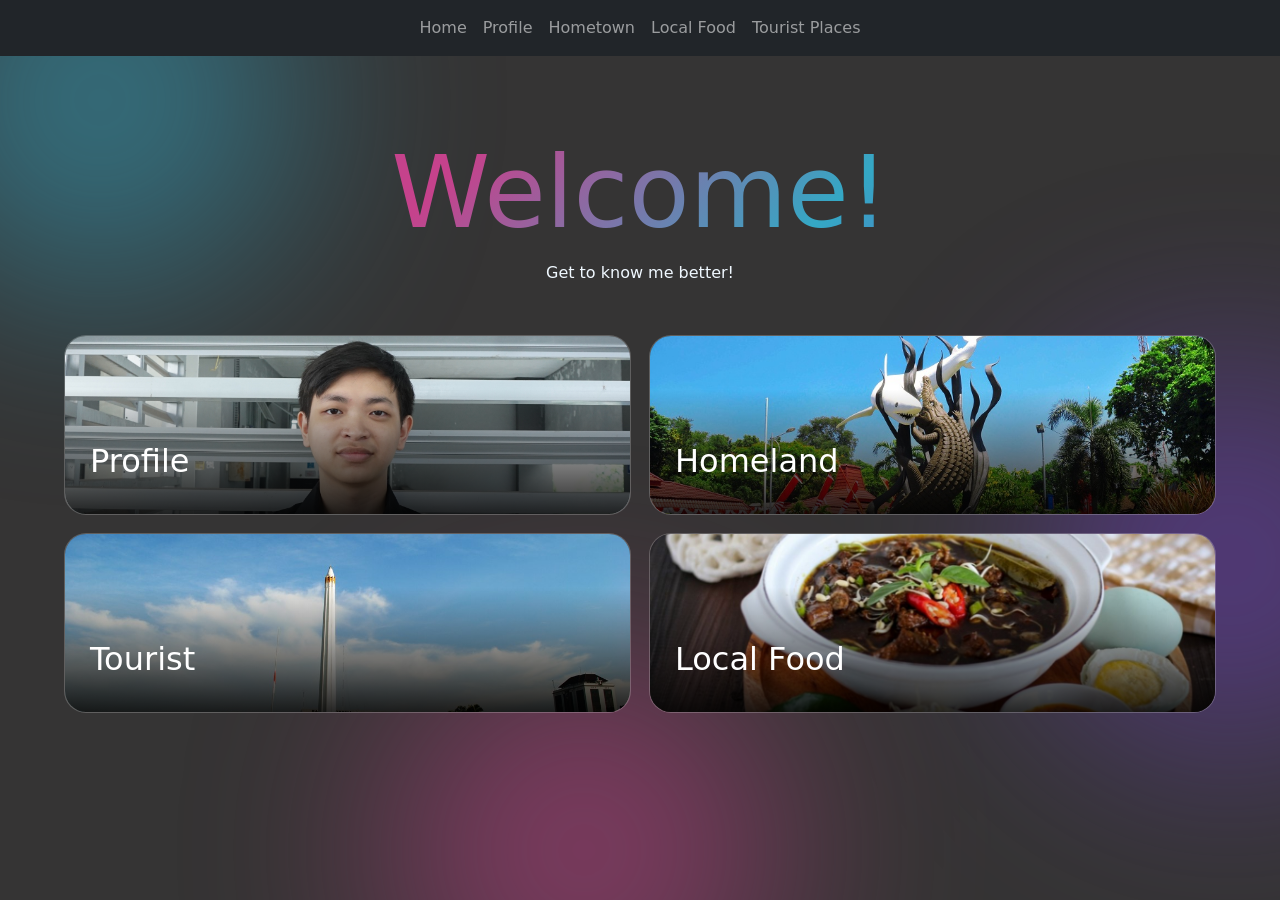
<file: index.html>
<!DOCTYPE html>
<html lang="en">
<head>
    <meta charset="UTF-8">
    <meta name="viewport" content="width=device-width, initial-scale=1.0">
    <title>Home</title>

    <link href="https://cdn.jsdelivr.net/npm/bootstrap@5.3.8/dist/css/bootstrap.min.css" rel="stylesheet">
    <link rel="stylesheet" href="/css/style.css">
</head>

<body>
    <div class="background">
        <div class="blob blob-1"></div>
        <div class="blob blob-2"></div>
        <div class="blob blob-3"></div>
    </div>
    <nav class="navbar navbar-expand-lg bg-dark navbar-dark">
        <div class="container justify-content-center">
            <div class="navbar-nav">
                <!-- Navigasi Menu Atas -->
                <a class="nav-link" href="/quiz1">Home</a>
                <a class="nav-link" href="/quiz1/profile">Profile</a>
                <a class="nav-link" href="/quiz1/hometown">Hometown</a>
                <a class="nav-link"href="/quiz1/food">Local Food</a>
                <a class="nav-link" href="/quiz1/tourist">Tourist Places</a>
            </div>
        </div>
    </nav>
    <main class="content">
        <div class="container text-center">
            <h1 class="welcome">Welcome!</h1>
            <p class="subtitle">
                Get to know me better!
            </p>
        </div>

        <div class="homepage-container">

            <a href="/quiz1/profile" class="homepage-card homepage-profile">
                <img src="/images/profile.jpg" alt="Profile">
                <div class="homepage-overlay">
                    <h2>Profile</h2>
                </div>
            </a>

            <a href="/quiz1/hometown" class="homepage-card homepage-homeland">
                <img src="/images/surabaya-icon.jpg" alt="Hometown">
                <div class="homepage-overlay">
                    <h2>Homeland</h2>
                </div>
            </a>

            <a href="/quiz1/tourist" class="homepage-card homepage-tourist">
                <img src="/images/Tugu_Pahlawan.jpg" alt="Tourist">
                <div class="homepage-overlay">
                    <h2>Tourist</h2>
                </div>
            </a>

            <a href="/quiz1/food" class="homepage-card homepage-food">
                <img src="/images/rawon.jpg" alt="Local Food">
                <div class="homepage-overlay">
                    <h2>Local Food</h2>
                </div>
            </a>

        </div>
    </main>


    <script src="https://cdn.jsdelivr.net/npm/bootstrap@5.3.8/dist/js/bootstrap.bundle.min.js"></script>
    <script src="/js/script.js"></script>

</body>
</html>
</file>
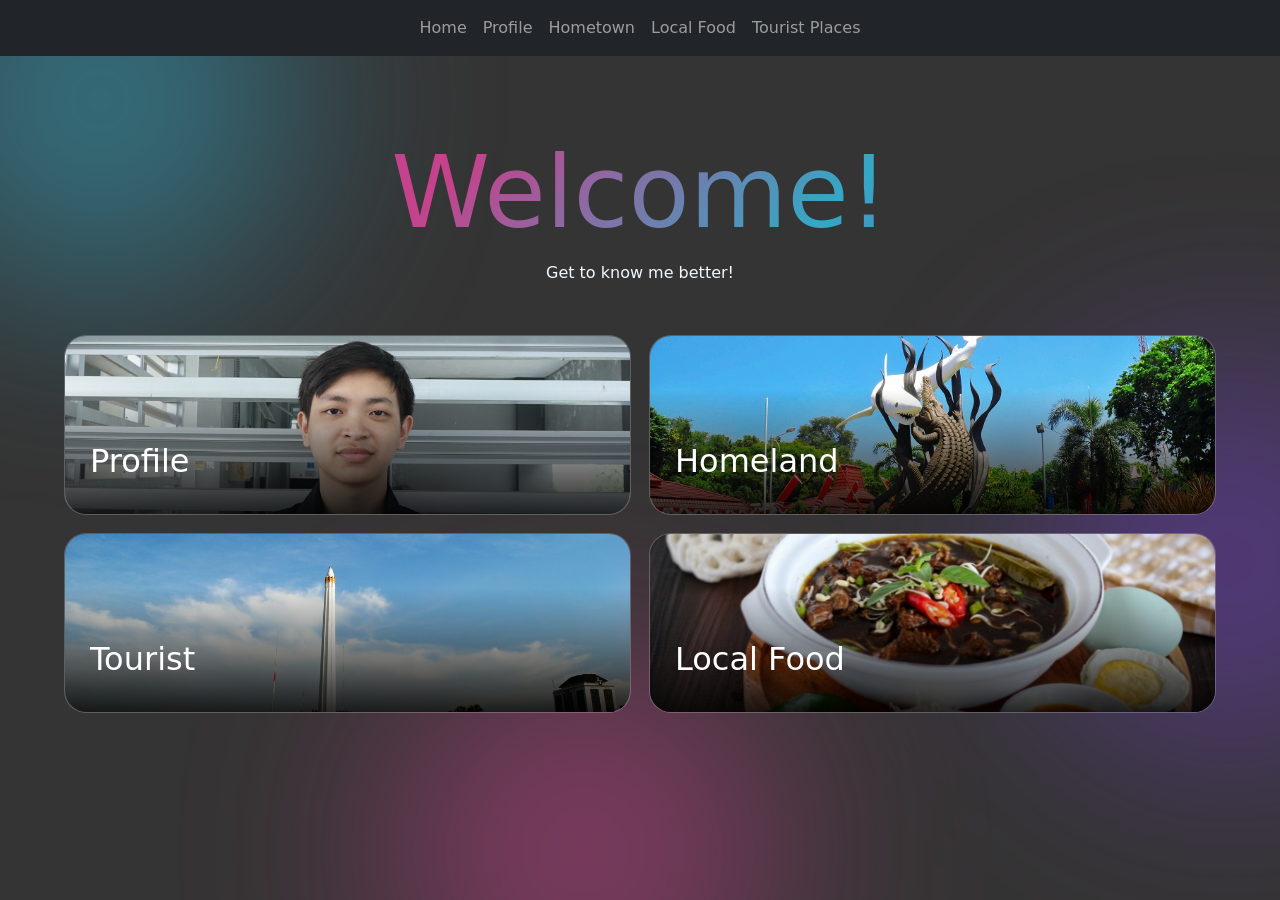
<file: quiz1/index.html>
<!DOCTYPE html>
<html lang="en">
<head>
    <meta charset="UTF-8">
    <meta name="viewport" content="width=device-width, initial-scale=1.0">
    <title>Home</title>

    <link href="https://cdn.jsdelivr.net/npm/bootstrap@5.3.8/dist/css/bootstrap.min.css" rel="stylesheet">
    <link rel="stylesheet" href="css/style.css">
</head>

<body>
    <div class="background">
        <div class="blob blob-1"></div>
        <div class="blob blob-2"></div>
        <div class="blob blob-3"></div>
    </div>
    <nav class="navbar navbar-expand-lg bg-dark navbar-dark">
        <div class="container justify-content-center">
            <div class="navbar-nav">
                <!-- Navigasi Menu Atas -->
                <a class="nav-link" href="/quiz1">Home</a>
                <a class="nav-link" href="/quiz1/profile">Profile</a>
                <a class="nav-link" href="/quiz1/hometown">Hometown</a>
                <a class="nav-link"href="/quiz1/food">Local Food</a>
                <a class="nav-link" href="/quiz1/tourist">Tourist Places</a>
            </div>
        </div>
    </nav>
    <main class="content">
        <div class="container text-center">
            <h1 class="welcome">Welcome!</h1>
            <p class="subtitle">
                Get to know me better!
            </p>
        </div>

        <div class="homepage-container">

            <a href="/quiz1/profile" class="homepage-card homepage-profile">
                <img src="images/profile.jpg" alt="Profile">
                <div class="homepage-overlay">
                    <h2>Profile</h2>
                </div>
            </a>

            <a href="/quiz1/hometown" class="homepage-card homepage-homeland">
                <img src="images/surabaya-icon.jpg" alt="Hometown">
                <div class="homepage-overlay">
                    <h2>Homeland</h2>
                </div>
            </a>

            <a href="/quiz1/tourist" class="homepage-card homepage-tourist">
                <img src="images/Tugu_Pahlawan.jpg" alt="Tourist">
                <div class="homepage-overlay">
                    <h2>Tourist</h2>
                </div>
            </a>

            <a href="/quiz1/food" class="homepage-card homepage-food">
                <img src="images/rawon.jpg" alt="Local Food">
                <div class="homepage-overlay">
                    <h2>Local Food</h2>
                </div>
            </a>

        </div>
    </main>


    <script src="https://cdn.jsdelivr.net/npm/bootstrap@5.3.8/dist/js/bootstrap.bundle.min.js"></script>
    <script src="js/script.js"></script>

</body>
</html>
</file>
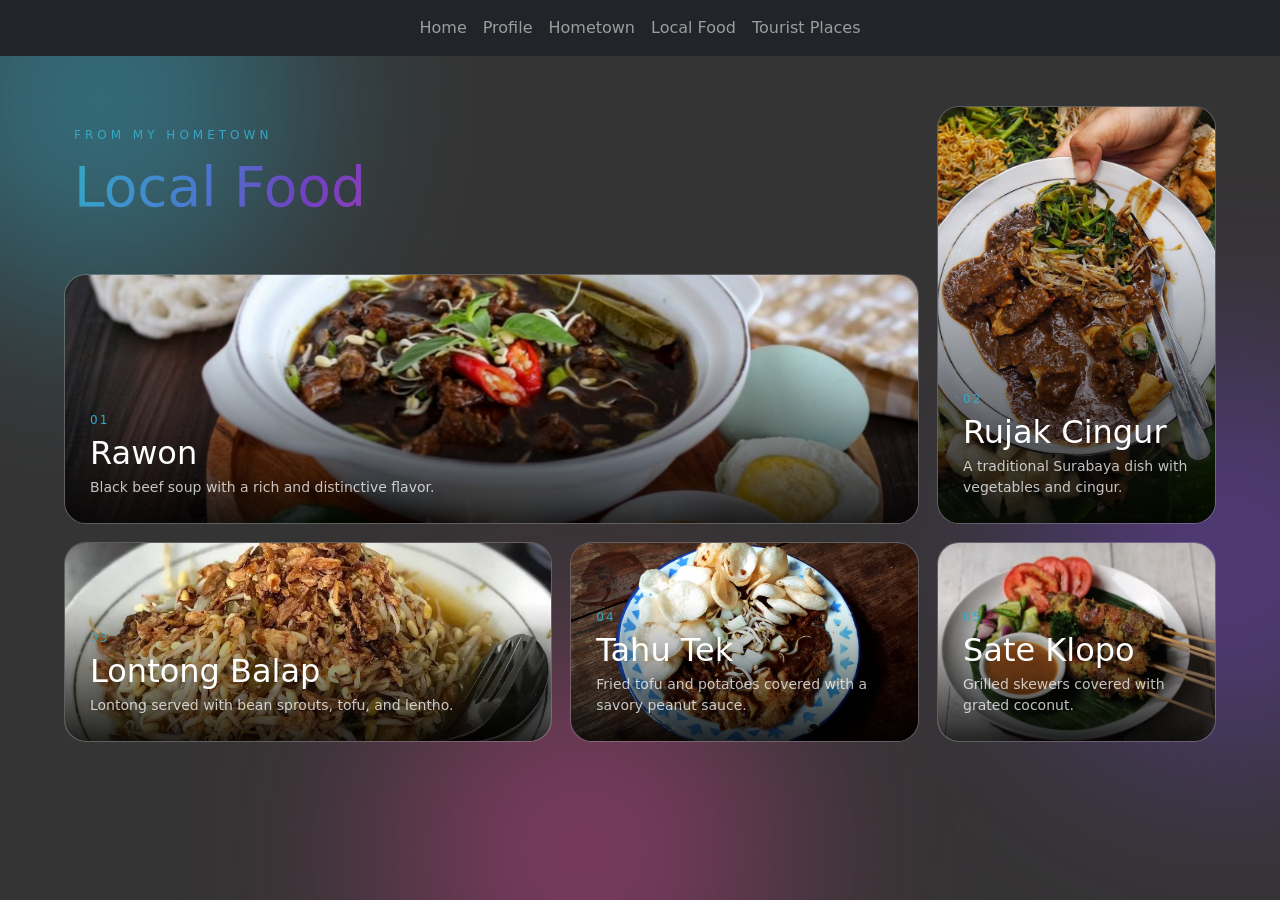
<file: quiz1/food/index.html>
<!DOCTYPE html>
<html lang="en">
<head>
    <meta charset="UTF-8">
    <meta name="viewport" content="width=device-width, initial-scale=1.0">
    <title>Local Food</title>

    <link href="https://cdn.jsdelivr.net/npm/bootstrap@5.3.8/dist/css/bootstrap.min.css" rel="stylesheet">
    <link rel="stylesheet" href="/css/style.css">
</head>

<body>
    <div class="background">
        <div class="blob blob-1"></div>
        <div class="blob blob-2"></div>
        <div class="blob blob-3"></div>
    </div>
    <nav class="navbar navbar-expand-lg bg-dark navbar-dark">
        <div class="container justify-content-center">
            <div class="navbar-nav">
                <a class="nav-link" href="/quiz1">Home</a>
                <a class="nav-link" href="/quiz1/profile">Profile</a>
                <a class="nav-link" href="/quiz1/hometown">Hometown</a>
                <a class="nav-link"href="/quiz1/food">Local Food</a>
                <a class="nav-link" href="/quiz1/tourist">Tourist Places</a>
            </div>
        </div>
    </nav>

    <main class="food-container">

        <div class="food-title">
            <p>FROM MY HOMETOWN</p>
            <h1>Local Food</h1>
        </div>

        <div class="food-card food-rawon">
            <img src="/images/rawon.jpg" alt="Rawon">
            <div class="food-overlay">
                <span>01</span>
                <h2>Rawon</h2>
                <p>Black beef soup with a rich and distinctive flavor.</p>
            </div>
        </div>

        <div class="food-card food-rujak">
            <img src="/images/rujak.jpg" alt="Rujak Cingur">
            <div class="food-overlay">
                <span>02</span>
                <h2>Rujak Cingur</h2>
                <p>A traditional Surabaya dish with vegetables and cingur.</p>
            </div>
        </div>

        <div class="food-card food-lontong">
            <img src="/images/lontong.jpg" alt="Lontong Balap">
            <div class="food-overlay">
                <span>03</span>
                <h2>Lontong Balap</h2>
                <p>Lontong served with bean sprouts, tofu, and lentho.</p>
            </div>
        </div>

        <div class="food-card food-tahutek">
            <img src="/images/tahu_tek.jpg" alt="Tahu Tek">
            <div class="food-overlay">
                <span>04</span>
                <h2>Tahu Tek</h2>
                <p>Fried tofu and potatoes covered with a savory peanut sauce.</p>
            </div>
        </div>

        <div class="food-card food-sate">
            <img src="/images/sate.jpg" alt="Sate Klopo">
            <div class="food-overlay">
                <span>05</span>
                <h2>Sate Klopo</h2>
                <p>Grilled skewers covered with grated coconut.</p>
            </div>
        </div>

    </main>

    <script src="https://cdn.jsdelivr.net/npm/bootstrap@5.3.8/dist/js/bootstrap.bundle.min.js"></script>
    <script src="/js/script.js"></script>

</body>
</html>
</file>
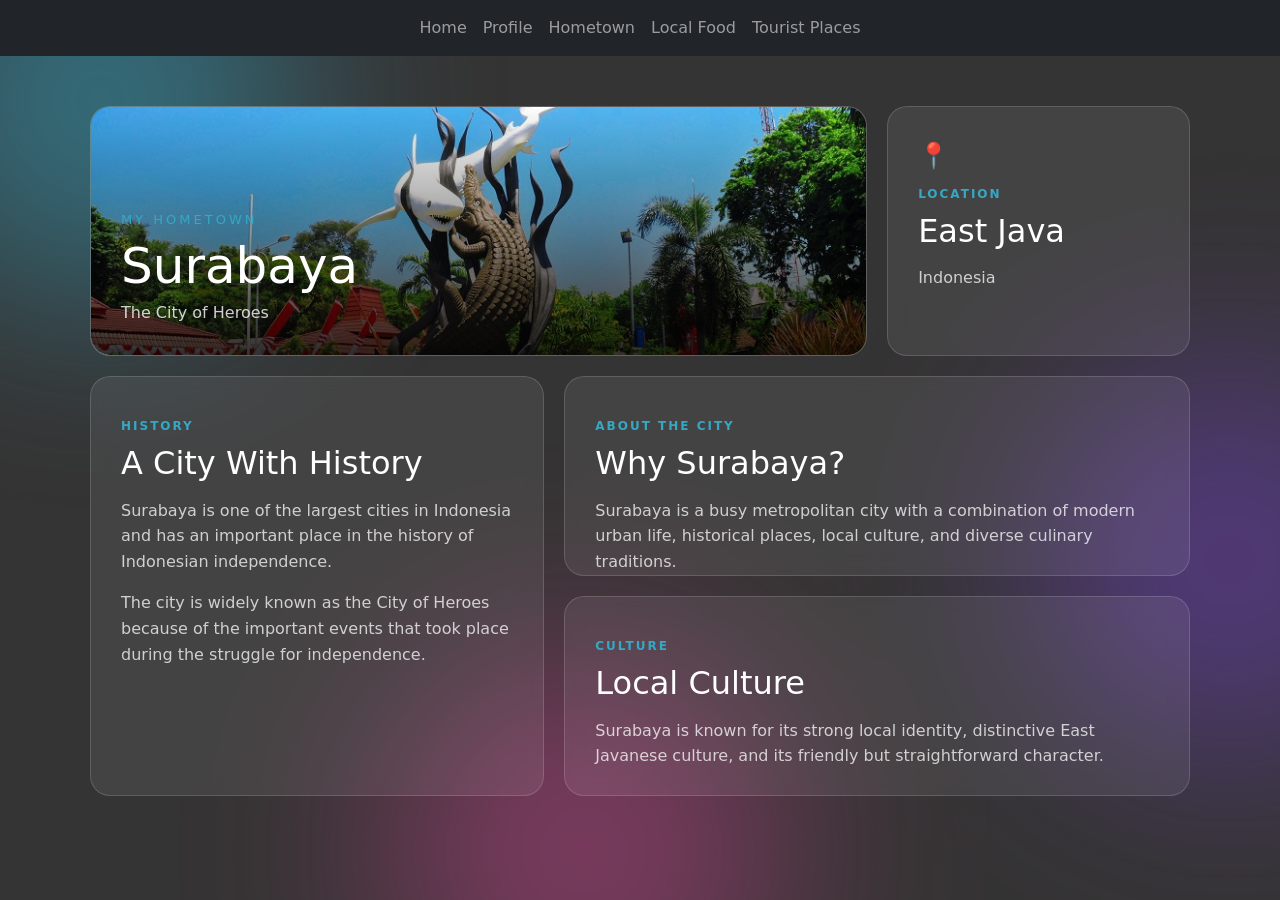
<file: quiz1/hometown/index.html>
<!DOCTYPE html>
<html lang="en">
<head>
    <meta charset="UTF-8">
    <meta name="viewport" content="width=device-width, initial-scale=1.0">
    <title>Hometown</title>

    <link href="https://cdn.jsdelivr.net/npm/bootstrap@5.3.8/dist/css/bootstrap.min.css" rel="stylesheet">
    <link rel="stylesheet" href="/css/style.css">
</head>

<body>
    <div class="background">
        <div class="blob blob-1"></div>
        <div class="blob blob-2"></div>
        <div class="blob blob-3"></div>
    </div>
    <nav class="navbar navbar-expand-lg bg-dark navbar-dark">
        <div class="container justify-content-center">
            <div class="navbar-nav">
                <a class="nav-link" href="/quiz1">Home</a>
                <a class="nav-link" href="/quiz1/profile">Profile</a>
                <a class="nav-link" href="/quiz1/hometown">Hometown</a>
                <a class="nav-link"href="/quiz1/food">Local Food</a>
                <a class="nav-link" href="/quiz1/tourist">Tourist Places</a>
            </div>
        </div>
    </nav>

    <main class="hometown-container">

        <div class="hometown-card city-image">
            <img src="/images/surabaya-icon.jpg" alt="Surabaya">
            <div class="image-overlay">
                <p>MY HOMETOWN</p>
                <h1>Surabaya</h1>
                <span>The City of Heroes</span>
            </div>
        </div>

        <div class="hometown-card location-card">
            <span class="card-icon">📍</span>
            <p class="card-label">LOCATION</p>
            <h2>East Java</h2>
            <p>Indonesia</p>
        </div>

        <div class="hometown-card history-card">
            <p class="card-label">HISTORY</p>
            <h2>A City With History</h2>
            <p>
                Surabaya is one of the largest cities in Indonesia and
                has an important place in the history of Indonesian
                independence.
            </p>
            <p>
                The city is widely known as the City of Heroes because
                of the important events that took place during the
                struggle for independence.
            </p>
        </div>

        <div class="hometown-card about-card">
            <p class="card-label">ABOUT THE CITY</p>
            <h2>Why Surabaya?</h2>
            <p>
                Surabaya is a busy metropolitan city with a combination
                of modern urban life, historical places, local culture,
                and diverse culinary traditions.
            </p>
        </div>

        <div class="hometown-card culture-card">
            <p class="card-label">CULTURE</p>
            <h2>Local Culture</h2>
            <p>
                Surabaya is known for its strong local identity,
                distinctive East Javanese culture, and its friendly
                but straightforward character.
            </p>
        </div>

    </main>

    <script src="https://cdn.jsdelivr.net/npm/bootstrap@5.3.8/dist/js/bootstrap.bundle.min.js"></script>
    <script src="/js/script.js"></script>

</body>
</html>
</file>
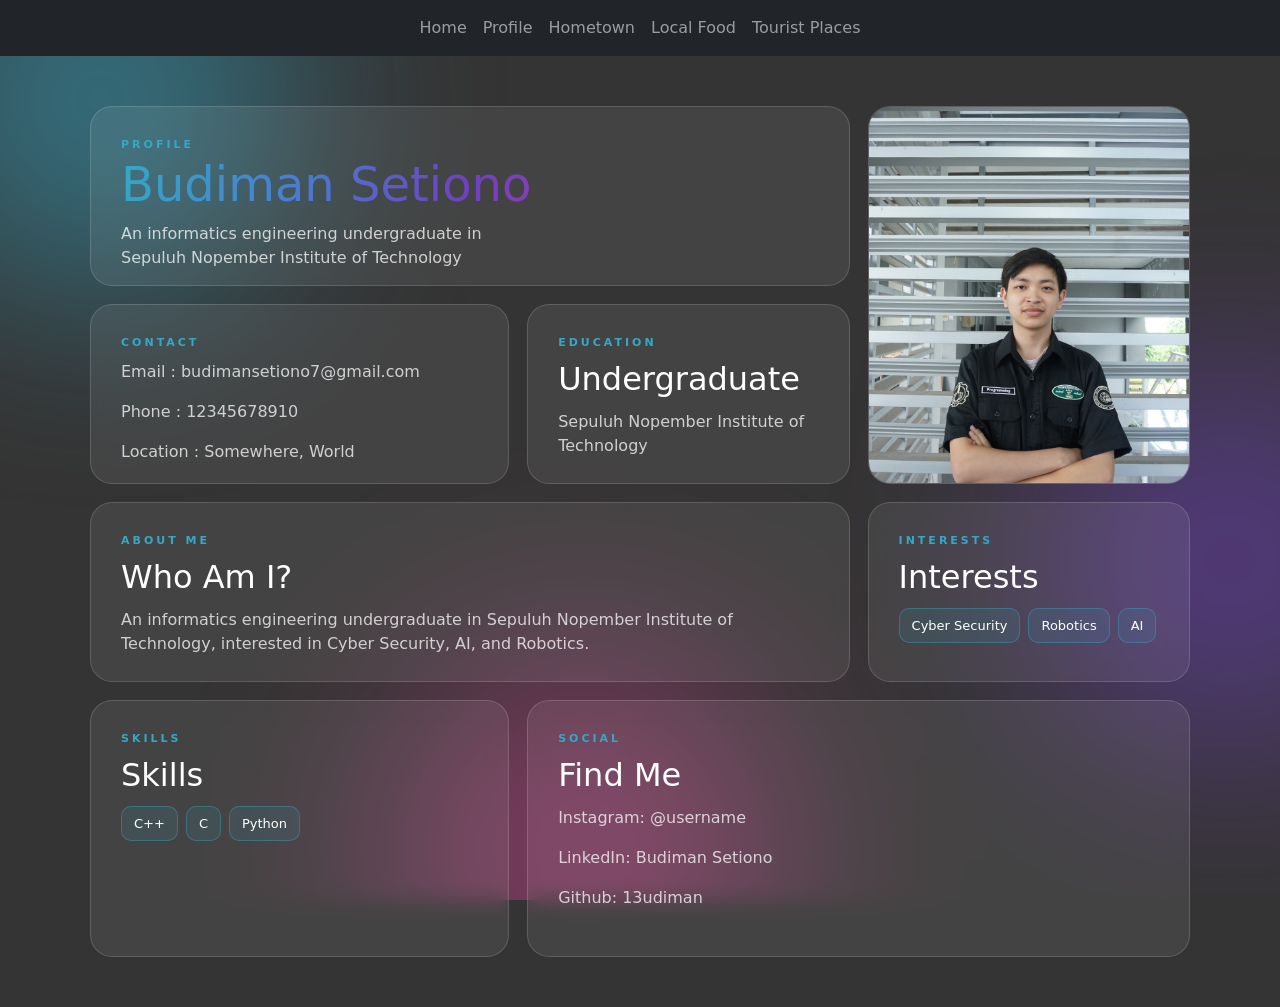
<file: quiz1/profile/index.html>
<!DOCTYPE html>
<html lang="en">
<head>
    <meta charset="UTF-8">
    <meta name="viewport" content="width=device-width, initial-scale=1.0">
    <title>Profile</title>

    <link href="https://cdn.jsdelivr.net/npm/bootstrap@5.3.8/dist/css/bootstrap.min.css" rel="stylesheet">
    <link rel="stylesheet" href="/css/style.css">
</head>

<body>
    <div class="background">
        <div class="blob blob-1"></div>
        <div class="blob blob-2"></div>
        <div class="blob blob-3"></div>
    </div>
    <nav class="navbar navbar-expand-lg bg-dark navbar-dark">
        <div class="container justify-content-center">
            <div class="navbar-nav">
                <a class="nav-link" href="/quiz1">Home</a>
                <a class="nav-link" href="/quiz1/profile">Profile</a>
                <a class="nav-link" href="/quiz1/hometown">Hometown</a>
                <a class="nav-link"href="/quiz1/food">Local Food</a>
                <a class="nav-link" href="/quiz1/tourist">Tourist Places</a>
            </div>
        </div>
    </nav>

    <main class="profile-container">

        <div class="profile-card profile-intro">
            <p class="profile-label">PROFILE</p>
            <h1>Budiman Setiono</h1>
            <p class="profile-description">
                An informatics engineering undergraduate in Sepuluh Nopember Institute of Technology
            </p>
        </div>

        <div class="profile-card profile-photo">
            <img src="/images/profile.jpg" alt="Profile Photo">
        </div>

        <div class="profile-card profile-contact">
            <p class="profile-label">CONTACT</p>
            <p>Email : budimansetiono7@gmail.com</p>
            <p>Phone : 12345678910</p>
            <p>Location : Somewhere, World</p>
        </div>

        <div class="profile-card profile-education">
            <p class="profile-label">EDUCATION</p>
            <h2>Undergraduate</h2>
            <p>
                Sepuluh Nopember Institute of Technology
            </p>
        </div>

        <div class="profile-card profile-about">
            <p class="profile-label">ABOUT ME</p>
            <h2>Who Am I?</h2>
            <p>
                An informatics engineering undergraduate in Sepuluh Nopember Institute of Technology, interested in Cyber Security, AI, and Robotics.
            </p>
        </div>

        <div class="profile-card profile-interests">
            <p class="profile-label">INTERESTS</p>
            <h2>Interests</h2>
            <div class="profile-tags">
                <span>Cyber Security</span>
                <span>Robotics</span>
                <span>AI</span>
            </div>
        </div>

        <div class="profile-card profile-skills">
            <p class="profile-label">SKILLS</p>
            <h2>Skills</h2>
            <div class="profile-tags">
                <span>C++</span>
                <span>C</span>
                <span>Python</span>
            </div>
        </div>

        <div class="profile-card profile-social">
            <p class="profile-label">SOCIAL</p>
            <h2>Find Me</h2>
            <p>Instagram: @username</p>
            <p>LinkedIn: Budiman Setiono</p>
            <p>Github: 13udiman</p>
        </div>

    </main>

    <script src="https://cdn.jsdelivr.net/npm/bootstrap@5.3.8/dist/js/bootstrap.bundle.min.js"></script>
    <script src="/js/script.js"></script>

</body>
</html>
</file>
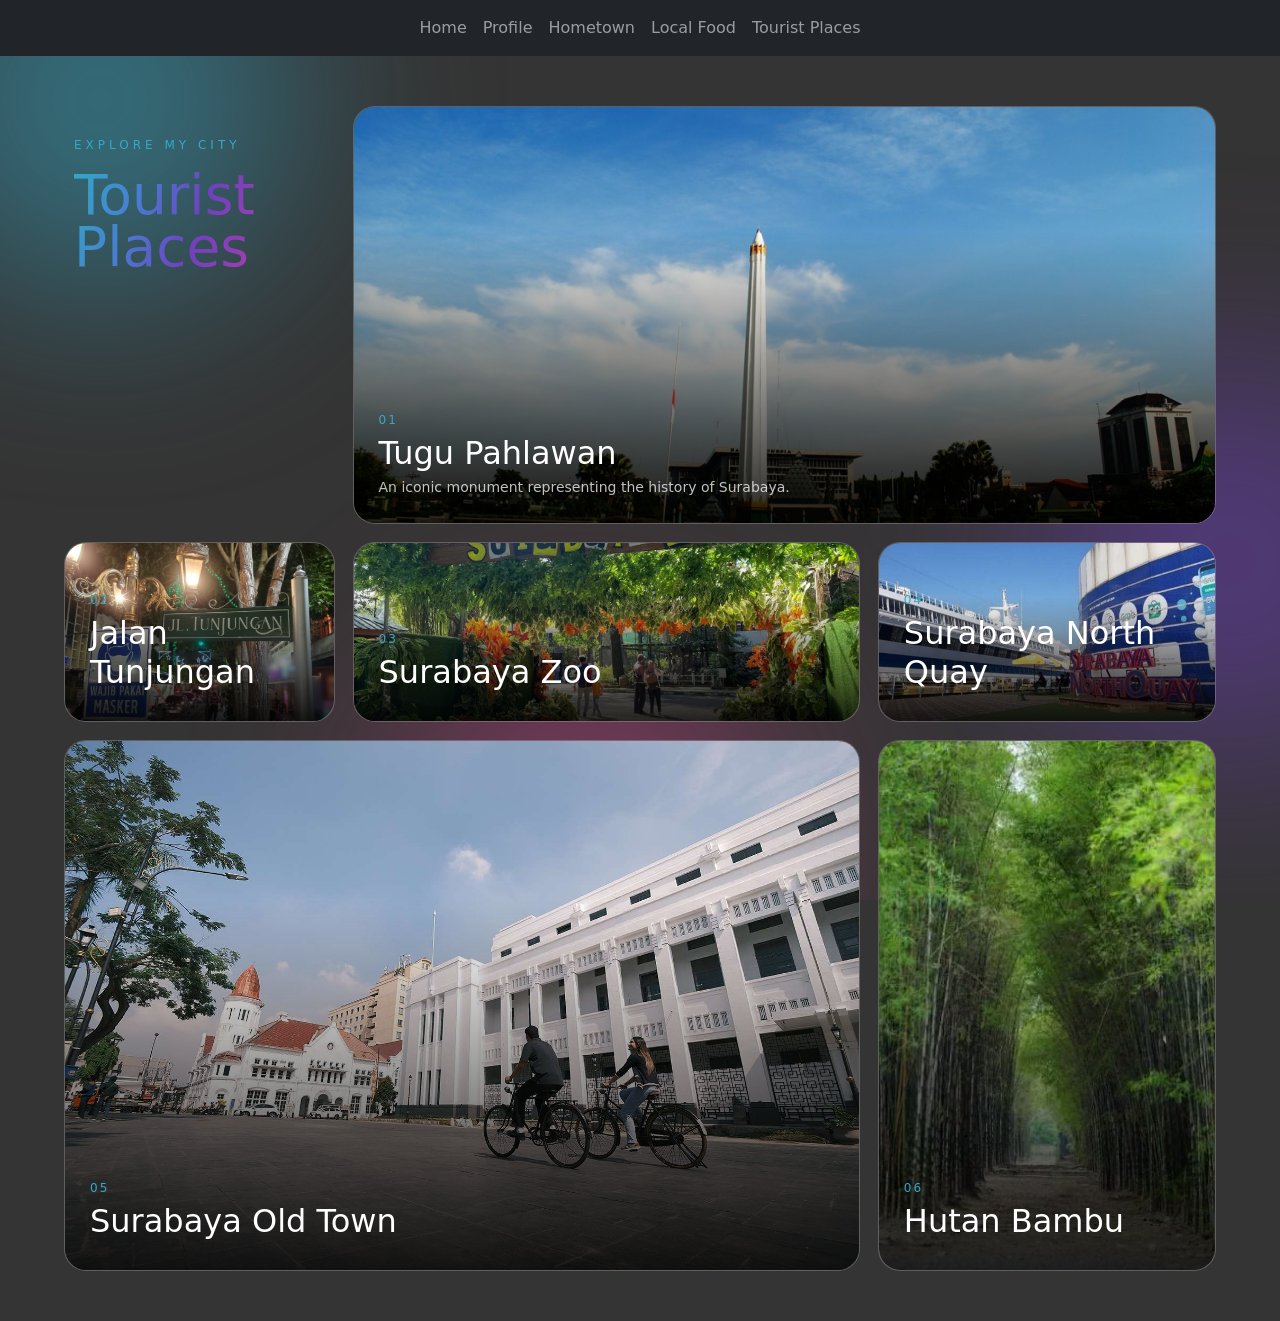
<file: quiz1/tourist/index.html>
<!DOCTYPE html>
<html lang="en">
<head>
    <meta charset="UTF-8">
    <meta name="viewport" content="width=device-width, initial-scale=1.0">
    <title>Tourist Places</title>

    <link href="https://cdn.jsdelivr.net/npm/bootstrap@5.3.8/dist/css/bootstrap.min.css" rel="stylesheet">
    <link rel="stylesheet" href="/css/style.css">
</head>

<body>
    <div class="background">
        <div class="blob blob-1"></div>
        <div class="blob blob-2"></div>
        <div class="blob blob-3"></div>
    </div>
    <nav class="navbar navbar-expand-lg bg-dark navbar-dark">
        <div class="container justify-content-center">
            <div class="navbar-nav">
                <a class="nav-link" href="/quiz1">Home</a>
                <a class="nav-link" href="/quiz1/profile">Profile</a>
                <a class="nav-link" href="/quiz1/hometown">Hometown</a>
                <a class="nav-link"href="/quiz1/food">Local Food</a>
                <a class="nav-link" href="/quiz1/tourist">Tourist Places</a>
            </div>
        </div>
    </nav>

    <main class="tourist-container">

        <div class="tourist-heading">
            <p>EXPLORE MY CITY</p>
            <h1>Tourist<br>Places</h1>
        </div>

        <div class="tourist-card tourist-tugu">
            <img src="/images/Tugu_Pahlawan.jpg" alt="Tugu Pahlawan">
            <div class="tourist-overlay">
                <span>01</span>
                <h2>Tugu Pahlawan</h2>
                <p>An iconic monument representing the history of Surabaya.</p>
            </div>
        </div>

        <div class="tourist-card tourist-tunjungan">
            <img src="/images/tunjungan.jpg" alt="Tunjungan">
            <div class="tourist-overlay">
                <span>02</span>
                <h2>Jalan Tunjungan</h2>
            </div>
        </div>

        <div class="tourist-card tourist-zoo">
            <img src="/images/zoo.jpg" alt="Surabaya Zoo">
            <div class="tourist-overlay">
                <span>03</span>
                <h2>Surabaya Zoo</h2>
            </div>
        </div>

        <div class="tourist-card tourist-north">
            <img src="/images/north_quay.jpg" alt="Surabaya North Quay">
            <div class="tourist-overlay">
                <span>04</span>
                <h2>Surabaya North Quay</h2>
            </div>
        </div>

        <div class="tourist-card tourist-oldtown">
            <img src="/images/kota_lama.jpg" alt="Surabaya Old Town">
            <div class="tourist-overlay">
                <span>05</span>
                <h2>Surabaya Old Town</h2>
            </div>
        </div>

        <div class="tourist-card tourist-bambu">
            <img src="/images/hutan_bambu.jpg" alt="Hutan Bambu">
            <div class="tourist-overlay">
                <span>06</span>
                <h2>Hutan Bambu</h2>
            </div>
        </div>

    </main>

    <script src="https://cdn.jsdelivr.net/npm/bootstrap@5.3.8/dist/js/bootstrap.bundle.min.js"></script>
    <script src="/js/script.js"></script>

</body>
</html>
</file>
<file: css/style.css>
body {
    margin: 0;
    background: #353434;
    overflow-x: hidden;
}

.background {
    position: fixed;
    inset: 0;
    overflow: hidden;
    z-index: -1;
}

.blob {
    position: absolute;
    width: 400px;
    height: 400px;
    border-radius: 50%;
    filter: blur(100px);
    opacity: 0.5;
    transition: transform 0.2s ease-out;
}

.blob-1 {
    background: #34a8c5;
    top: -100px;
    left: -100px;
}

.blob-2 {
    background: #7040c0;
    top: 40%;
    right: -150px;
}

.blob-3 {
    background: #c5428c;
    bottom: -150px;
    left: 30%;
}
<!--homepage-->
.content {
    flex: 1;
    padding: 40px;
}

.container.text-center {
    margin-top:6%;
}

.welcome {
    font-size: 100px;
    background: linear-gradient(135deg, #c5428c,#c5428c,#34a8c5, #7040c0);
    -webkit-background-clip: text;
    -webkit-text-fill-color: transparent;
    animation: gradientMove 5s linear infinite;
}

.subtitle {
    color:aliceblue;
}

@keyframes gradientMove {
    0% {
        background-position: 0% 50%;
    }
    100% {
        background-position: 300% 50%;
    }
}

.homepage-container {
    width: 90%;
    max-width: 1200px;
    margin: 50px auto;

    display: grid;
    grid-template-columns: 1fr 1fr;
    grid-template-rows: 180px 180px;
    gap: 18px;
}

.homepage-card {
    position: relative;
    overflow: hidden;
    border-radius: 22px;

    border: 1px solid rgba(255,255,255,0.15);
    background: rgba(255,255,255,0.08);
}

.homepage-card img {
    width: 100%;
    height: 100%;
    object-fit: cover;

    transition: transform 0.5s ease;
}

.homepage-card:hover img {
    transform: scale(1.08);
}

.homepage-overlay {
    position: absolute;
    inset: 0;

    display: flex;
    flex-direction: column;
    justify-content: flex-end;

    padding: 25px;

    background: linear-gradient(
        transparent 30%,
        rgba(0,0,0,0.85)
    );

    color: white;
}

.homepage-profile {
    grid-row: 1;
    grid-column: 1;
}

.homepage-hometown {
    grid-row: 1;
    grid-column: 2;
}

.homepage-tourist {
    grid-row: 2;
    grid-column: 1;
}

.homepage-food {
    grid-row: 2;
    grid-column: 2;
}

/*------------ profile -----------*/

.profile-container {
    width: 90%;
    max-width: 1100px;
    margin: 50px auto;

    display: grid;
    grid-template-columns: 1.3fr 1fr 1fr;
    grid-template-rows: 180px 180px 180px;
    gap: 18px;
}

.profile-card {
    position: relative;
    overflow: hidden;

    padding: 30px;

    background: rgba(255,255,255,0.08);
    border: 1px solid rgba(255,255,255,0.15);
    border-radius: 22px;

    color: white;
    backdrop-filter: blur(10px);
}

.profile-card h1 {
    margin: 5px 0 15px;
    font-size: 48px;
    line-height: 0.95;

    background: linear-gradient(
        110deg,
        #34a8c5,
        #477fd0,
        #7040c0,
        #a13fb0,
        #c5428c
    );

    -webkit-background-clip: text;
    -webkit-text-fill-color: transparent;
}

.profile-card h2 {
    margin-bottom: 12px;
}

.profile-card p {
    color: rgba(255,255,255,0.75);
    line-height: 1.5;
}

.profile-label {
    color: #34a8c5 !important;
    font-size: 11px;
    letter-spacing: 3px;
    font-weight: bold;
    margin-bottom: 8px;
}

.profile-description {
    max-width: 400px;
}

.profile-intro {
    grid-column: 1 / 3;
    grid-row: 1;
}

.profile-photo {
    grid-column: 3;
    grid-row: 1 / 3;
    padding: 0;
}

.profile-photo img {
    width: 100%;
    height: 100%;
    object-fit: cover;
}

.profile-contact {
    grid-column: 1;
    grid-row: 2;
}

.profile-education {
    grid-column: 2;
    grid-row: 2;
}

.profile-about {
    grid-column: 1 / 3;
    grid-row: 3;
}

.profile-interests {
    grid-column: 3;
    grid-row: 3;
}

.profile-skills {
    grid-column: 1;
    grid-row: 4;
}

.profile-social {
    grid-column: 2 / 4;
    grid-row: 4;
}

.profile-tags {
    display: flex;
    flex-wrap: wrap;
    gap: 8px;
}

.profile-tags span {
    padding: 7px 12px;

    border: 1px solid rgba(52,168,197,0.4);
    background: rgba(52,168,197,0.12);

    border-radius: 10px;

    font-size: 13px;
}

/*----------- Hometown -----------*/

.hometown-container {
    width: 90%;
    max-width: 1100px;
    margin: 50px auto;

    display: grid;
    grid-template-columns: 1.5fr 1fr 1fr;
    grid-template-rows: 250px 200px 200px;
    gap: 20px;
}

.hometown-card {
    position: relative;
    overflow: hidden;

    background: rgba(255,255,255,0.08);
    border: 1px solid rgba(255,255,255,0.15);
    border-radius: 20px;

    padding: 30px;
    color: white;

    backdrop-filter: blur(10px);
}

.hometown-card h2 {
    margin-bottom: 15px;
}

.hometown-card p {
    color: rgba(255,255,255,0.75);
    line-height: 1.6;
}

.city-image {
    grid-column: 1 / 3;
    grid-row: 1;
    padding: 0;
}

.city-image img {
    width: 100%;
    height: 100%;
    object-fit: cover;
}

.image-overlay {
    position: absolute;
    inset: 0;

    display: flex;
    flex-direction: column;
    justify-content: flex-end;

    padding: 30px;

    background: linear-gradient(
        transparent,
        rgba(0,0,0,0.8)
    );
}

.image-overlay p {
    margin: 0;
    color: #34a8c5;
    font-size: 13px;
    letter-spacing: 3px;
}

.image-overlay h1 {
    margin: 5px 0;
    font-size: 50px;
}

.image-overlay span {
    color: rgba(255,255,255,0.8);
}

.location-card {
    grid-column: 3;
    grid-row: 1;
}

.history-card {
    grid-column: 1;
    grid-row: 2 / 4;
}

.about-card {
    grid-column: 2 / 4;
    grid-row: 2;
}

.culture-card {
    grid-column: 2 / 4;
    grid-row: 3;
}

.card-icon {
    font-size: 25px;
}

.card-label {
    margin-top: 10px;
    margin-bottom: 8px;
    color: #34a8c5 !important;
    font-size: 12px;
    letter-spacing: 2px;
    font-weight: bold;
}

/*---------- food ----------*/

.food-container {
    width: 90%;
    max-width: 1200px;
    margin: 50px auto;

    display: grid;
    grid-template-columns: 1.4fr 1fr 0.8fr;
    grid-template-rows: 150px 250px 200px;
    gap: 18px;
}

.food-title {
    grid-column: 1;
    grid-row: 1;

    padding: 20px 10px;
    color: white;
}

.food-title p {
    margin: 0;
    color: #34a8c5;
    letter-spacing: 4px;
    font-size: 12px;
}

.food-title h1 {
    margin-top: 10px;
    font-size: 55px;

    background: linear-gradient(
        110deg,
        #34a8c5,
        #477fd0,
        #7040c0,
        #a13fb0,
        #c5428c
    );

    -webkit-background-clip: text;
    -webkit-text-fill-color: transparent;
}

.food-card {
    position: relative;
    overflow: hidden;
    border-radius: 22px;

    border: 1px solid rgba(255,255,255,0.15);
    background: rgba(255,255,255,0.08);
}

.food-card img {
    width: 100%;
    height: 100%;
    object-fit: cover;

    transition: transform 0.5s ease;
}

.food-card:hover img {
    transform: scale(1.08);
}

.food-overlay {
    position: absolute;
    inset: 0;

    padding: 25px;

    display: flex;
    flex-direction: column;
    justify-content: flex-end;

    background: linear-gradient(
        transparent 30%,
        rgba(0,0,0,0.85)
    );

    color: white;
}

.food-overlay span {
    color: #34a8c5;
    font-size: 12px;
    letter-spacing: 2px;
}

.food-overlay h2 {
    margin: 5px 0;
}

.food-overlay p {
    margin: 0;
    color: rgba(255,255,255,0.75);
    font-size: 14px;
}

.food-rawon {
    grid-column: 1 / 3;
    grid-row: 2;
}

.food-rujak {
    grid-column: 3;
    grid-row: 1 / 3;
}

.food-lontong {
    grid-column: 1;
    grid-row: 3;
}

.food-tahutek {
    grid-column: 2;
    grid-row: 3;
}

.food-sate {
    grid-column: 3;
    grid-row: 3;
}

/*---------- tourist ----------*/

.tourist-container {
    width: 90%;
    max-width: 1200px;
    margin: 50px auto;

    display: grid;
    grid-template-columns: 0.8fr 1.5fr 1fr;
    grid-template-rows: 180px 220px 180px;
    gap: 18px;
}

.tourist-heading {
    grid-column: 1;
    grid-row: 1 / 3;

    padding: 30px 10px;
    color: white;
}

.tourist-heading p {
    margin: 0;
    color: #34a8c5;
    font-size: 12px;
    letter-spacing: 4px;
}

.tourist-heading h1 {
    margin-top: 15px;
    font-size: 55px;
    line-height: 0.95;

    background: linear-gradient(
        110deg,
        #34a8c5,
        #477fd0,
        #7040c0,
        #a13fb0,
        #c5428c
    );

    -webkit-background-clip: text;
    -webkit-text-fill-color: transparent;
}

.tourist-card {
    position: relative;
    overflow: hidden;
    border-radius: 22px;

    border: 1px solid rgba(255,255,255,0.15);
    background: rgba(255,255,255,0.08);
}

.tourist-card img {
    width: 100%;
    height: 100%;
    object-fit: cover;

    transition: transform 0.5s ease;
}

.tourist-card:hover img {
    transform: scale(1.08);
}

.tourist-overlay {
    position: absolute;
    inset: 0;

    display: flex;
    flex-direction: column;
    justify-content: flex-end;

    padding: 25px;

    background: linear-gradient(
        transparent 30%,
        rgba(0,0,0,0.85)
    );

    color: white;
}

.tourist-overlay span {
    color: #34a8c5;
    font-size: 12px;
    letter-spacing: 2px;
}

.tourist-overlay h2 {
    margin: 5px 0;
}

.tourist-overlay p {
    margin: 0;
    color: rgba(255,255,255,0.75);
    font-size: 14px;
}

.tourist-tugu {
    grid-column: 2 / 4;
    grid-row: 1 / 3;
}

.tourist-tunjungan {
    grid-column: 1;
    grid-row: 3;
}

.tourist-bambu {
    grid-column: 3;
    grid-row: 4;
}

.tourist-north {
    grid-column: 3;
    grid-row: 3;
}

.tourist-oldtown {
    grid-column: 1 / 3;
    grid-row: 4;
}

.tourist-zoo {
    grid-column: 2;
    grid-row: 3;
}
</file>
<file: quiz1/css/style.css>
body {
    margin: 0;
    background: #353434;
    overflow-x: hidden;
}

.background {
    position: fixed;
    inset: 0;
    overflow: hidden;
    z-index: -1;
}

.blob {
    position: absolute;
    width: 400px;
    height: 400px;
    border-radius: 50%;
    filter: blur(100px);
    opacity: 0.5;
    transition: transform 0.2s ease-out;
}

.blob-1 {
    background: #34a8c5;
    top: -100px;
    left: -100px;
}

.blob-2 {
    background: #7040c0;
    top: 40%;
    right: -150px;
}

.blob-3 {
    background: #c5428c;
    bottom: -150px;
    left: 30%;
}
<!--homepage-->
.content {
    flex: 1;
    padding: 40px;
}

.container.text-center {
    margin-top:6%;
}

.welcome {
    font-size: 100px;
    background: linear-gradient(135deg, #c5428c,#c5428c,#34a8c5, #7040c0);
    -webkit-background-clip: text;
    -webkit-text-fill-color: transparent;
    animation: gradientMove 5s linear infinite;
}

.subtitle {
    color:aliceblue;
}

@keyframes gradientMove {
    0% {
        background-position: 0% 50%;
    }
    100% {
        background-position: 300% 50%;
    }
}

.homepage-container {
    width: 90%;
    max-width: 1200px;
    margin: 50px auto;

    display: grid;
    grid-template-columns: 1fr 1fr;
    grid-template-rows: 180px 180px;
    gap: 18px;
}

.homepage-card {
    position: relative;
    overflow: hidden;
    border-radius: 22px;

    border: 1px solid rgba(255,255,255,0.15);
    background: rgba(255,255,255,0.08);
}

.homepage-card img {
    width: 100%;
    height: 100%;
    object-fit: cover;

    transition: transform 0.5s ease;
}

.homepage-card:hover img {
    transform: scale(1.08);
}

.homepage-overlay {
    position: absolute;
    inset: 0;

    display: flex;
    flex-direction: column;
    justify-content: flex-end;

    padding: 25px;

    background: linear-gradient(
        transparent 30%,
        rgba(0,0,0,0.85)
    );

    color: white;
}

.homepage-profile {
    grid-row: 1;
    grid-column: 1;
}

.homepage-hometown {
    grid-row: 1;
    grid-column: 2;
}

.homepage-tourist {
    grid-row: 2;
    grid-column: 1;
}

.homepage-food {
    grid-row: 2;
    grid-column: 2;
}

/*------------ profile -----------*/

.profile-container {
    width: 90%;
    max-width: 1100px;
    margin: 50px auto;

    display: grid;
    grid-template-columns: 1.3fr 1fr 1fr;
    grid-template-rows: 180px 180px 180px;
    gap: 18px;
}

.profile-card {
    position: relative;
    overflow: hidden;

    padding: 30px;

    background: rgba(255,255,255,0.08);
    border: 1px solid rgba(255,255,255,0.15);
    border-radius: 22px;

    color: white;
    backdrop-filter: blur(10px);
}

.profile-card h1 {
    margin: 5px 0 15px;
    font-size: 48px;
    line-height: 0.95;

    background: linear-gradient(
        110deg,
        #34a8c5,
        #477fd0,
        #7040c0,
        #a13fb0,
        #c5428c
    );

    -webkit-background-clip: text;
    -webkit-text-fill-color: transparent;
}

.profile-card h2 {
    margin-bottom: 12px;
}

.profile-card p {
    color: rgba(255,255,255,0.75);
    line-height: 1.5;
}

.profile-label {
    color: #34a8c5 !important;
    font-size: 11px;
    letter-spacing: 3px;
    font-weight: bold;
    margin-bottom: 8px;
}

.profile-description {
    max-width: 400px;
}

.profile-intro {
    grid-column: 1 / 3;
    grid-row: 1;
}

.profile-photo {
    grid-column: 3;
    grid-row: 1 / 3;
    padding: 0;
}

.profile-photo img {
    width: 100%;
    height: 100%;
    object-fit: cover;
}

.profile-contact {
    grid-column: 1;
    grid-row: 2;
}

.profile-education {
    grid-column: 2;
    grid-row: 2;
}

.profile-about {
    grid-column: 1 / 3;
    grid-row: 3;
}

.profile-interests {
    grid-column: 3;
    grid-row: 3;
}

.profile-skills {
    grid-column: 1;
    grid-row: 4;
}

.profile-social {
    grid-column: 2 / 4;
    grid-row: 4;
}

.profile-tags {
    display: flex;
    flex-wrap: wrap;
    gap: 8px;
}

.profile-tags span {
    padding: 7px 12px;

    border: 1px solid rgba(52,168,197,0.4);
    background: rgba(52,168,197,0.12);

    border-radius: 10px;

    font-size: 13px;
}

/*----------- Hometown -----------*/

.hometown-container {
    width: 90%;
    max-width: 1100px;
    margin: 50px auto;

    display: grid;
    grid-template-columns: 1.5fr 1fr 1fr;
    grid-template-rows: 250px 200px 200px;
    gap: 20px;
}

.hometown-card {
    position: relative;
    overflow: hidden;

    background: rgba(255,255,255,0.08);
    border: 1px solid rgba(255,255,255,0.15);
    border-radius: 20px;

    padding: 30px;
    color: white;

    backdrop-filter: blur(10px);
}

.hometown-card h2 {
    margin-bottom: 15px;
}

.hometown-card p {
    color: rgba(255,255,255,0.75);
    line-height: 1.6;
}

.city-image {
    grid-column: 1 / 3;
    grid-row: 1;
    padding: 0;
}

.city-image img {
    width: 100%;
    height: 100%;
    object-fit: cover;
}

.image-overlay {
    position: absolute;
    inset: 0;

    display: flex;
    flex-direction: column;
    justify-content: flex-end;

    padding: 30px;

    background: linear-gradient(
        transparent,
        rgba(0,0,0,0.8)
    );
}

.image-overlay p {
    margin: 0;
    color: #34a8c5;
    font-size: 13px;
    letter-spacing: 3px;
}

.image-overlay h1 {
    margin: 5px 0;
    font-size: 50px;
}

.image-overlay span {
    color: rgba(255,255,255,0.8);
}

.location-card {
    grid-column: 3;
    grid-row: 1;
}

.history-card {
    grid-column: 1;
    grid-row: 2 / 4;
}

.about-card {
    grid-column: 2 / 4;
    grid-row: 2;
}

.culture-card {
    grid-column: 2 / 4;
    grid-row: 3;
}

.card-icon {
    font-size: 25px;
}

.card-label {
    margin-top: 10px;
    margin-bottom: 8px;
    color: #34a8c5 !important;
    font-size: 12px;
    letter-spacing: 2px;
    font-weight: bold;
}

/*---------- food ----------*/

.food-container {
    width: 90%;
    max-width: 1200px;
    margin: 50px auto;

    display: grid;
    grid-template-columns: 1.4fr 1fr 0.8fr;
    grid-template-rows: 150px 250px 200px;
    gap: 18px;
}

.food-title {
    grid-column: 1;
    grid-row: 1;

    padding: 20px 10px;
    color: white;
}

.food-title p {
    margin: 0;
    color: #34a8c5;
    letter-spacing: 4px;
    font-size: 12px;
}

.food-title h1 {
    margin-top: 10px;
    font-size: 55px;

    background: linear-gradient(
        110deg,
        #34a8c5,
        #477fd0,
        #7040c0,
        #a13fb0,
        #c5428c
    );

    -webkit-background-clip: text;
    -webkit-text-fill-color: transparent;
}

.food-card {
    position: relative;
    overflow: hidden;
    border-radius: 22px;

    border: 1px solid rgba(255,255,255,0.15);
    background: rgba(255,255,255,0.08);
}

.food-card img {
    width: 100%;
    height: 100%;
    object-fit: cover;

    transition: transform 0.5s ease;
}

.food-card:hover img {
    transform: scale(1.08);
}

.food-overlay {
    position: absolute;
    inset: 0;

    padding: 25px;

    display: flex;
    flex-direction: column;
    justify-content: flex-end;

    background: linear-gradient(
        transparent 30%,
        rgba(0,0,0,0.85)
    );

    color: white;
}

.food-overlay span {
    color: #34a8c5;
    font-size: 12px;
    letter-spacing: 2px;
}

.food-overlay h2 {
    margin: 5px 0;
}

.food-overlay p {
    margin: 0;
    color: rgba(255,255,255,0.75);
    font-size: 14px;
}

.food-rawon {
    grid-column: 1 / 3;
    grid-row: 2;
}

.food-rujak {
    grid-column: 3;
    grid-row: 1 / 3;
}

.food-lontong {
    grid-column: 1;
    grid-row: 3;
}

.food-tahutek {
    grid-column: 2;
    grid-row: 3;
}

.food-sate {
    grid-column: 3;
    grid-row: 3;
}

/*---------- tourist ----------*/

.tourist-container {
    width: 90%;
    max-width: 1200px;
    margin: 50px auto;

    display: grid;
    grid-template-columns: 0.8fr 1.5fr 1fr;
    grid-template-rows: 180px 220px 180px;
    gap: 18px;
}

.tourist-heading {
    grid-column: 1;
    grid-row: 1 / 3;

    padding: 30px 10px;
    color: white;
}

.tourist-heading p {
    margin: 0;
    color: #34a8c5;
    font-size: 12px;
    letter-spacing: 4px;
}

.tourist-heading h1 {
    margin-top: 15px;
    font-size: 55px;
    line-height: 0.95;

    background: linear-gradient(
        110deg,
        #34a8c5,
        #477fd0,
        #7040c0,
        #a13fb0,
        #c5428c
    );

    -webkit-background-clip: text;
    -webkit-text-fill-color: transparent;
}

.tourist-card {
    position: relative;
    overflow: hidden;
    border-radius: 22px;

    border: 1px solid rgba(255,255,255,0.15);
    background: rgba(255,255,255,0.08);
}

.tourist-card img {
    width: 100%;
    height: 100%;
    object-fit: cover;

    transition: transform 0.5s ease;
}

.tourist-card:hover img {
    transform: scale(1.08);
}

.tourist-overlay {
    position: absolute;
    inset: 0;

    display: flex;
    flex-direction: column;
    justify-content: flex-end;

    padding: 25px;

    background: linear-gradient(
        transparent 30%,
        rgba(0,0,0,0.85)
    );

    color: white;
}

.tourist-overlay span {
    color: #34a8c5;
    font-size: 12px;
    letter-spacing: 2px;
}

.tourist-overlay h2 {
    margin: 5px 0;
}

.tourist-overlay p {
    margin: 0;
    color: rgba(255,255,255,0.75);
    font-size: 14px;
}

.tourist-tugu {
    grid-column: 2 / 4;
    grid-row: 1 / 3;
}

.tourist-tunjungan {
    grid-column: 1;
    grid-row: 3;
}

.tourist-bambu {
    grid-column: 3;
    grid-row: 4;
}

.tourist-north {
    grid-column: 3;
    grid-row: 3;
}

.tourist-oldtown {
    grid-column: 1 / 3;
    grid-row: 4;
}

.tourist-zoo {
    grid-column: 2;
    grid-row: 3;
}
</file>
